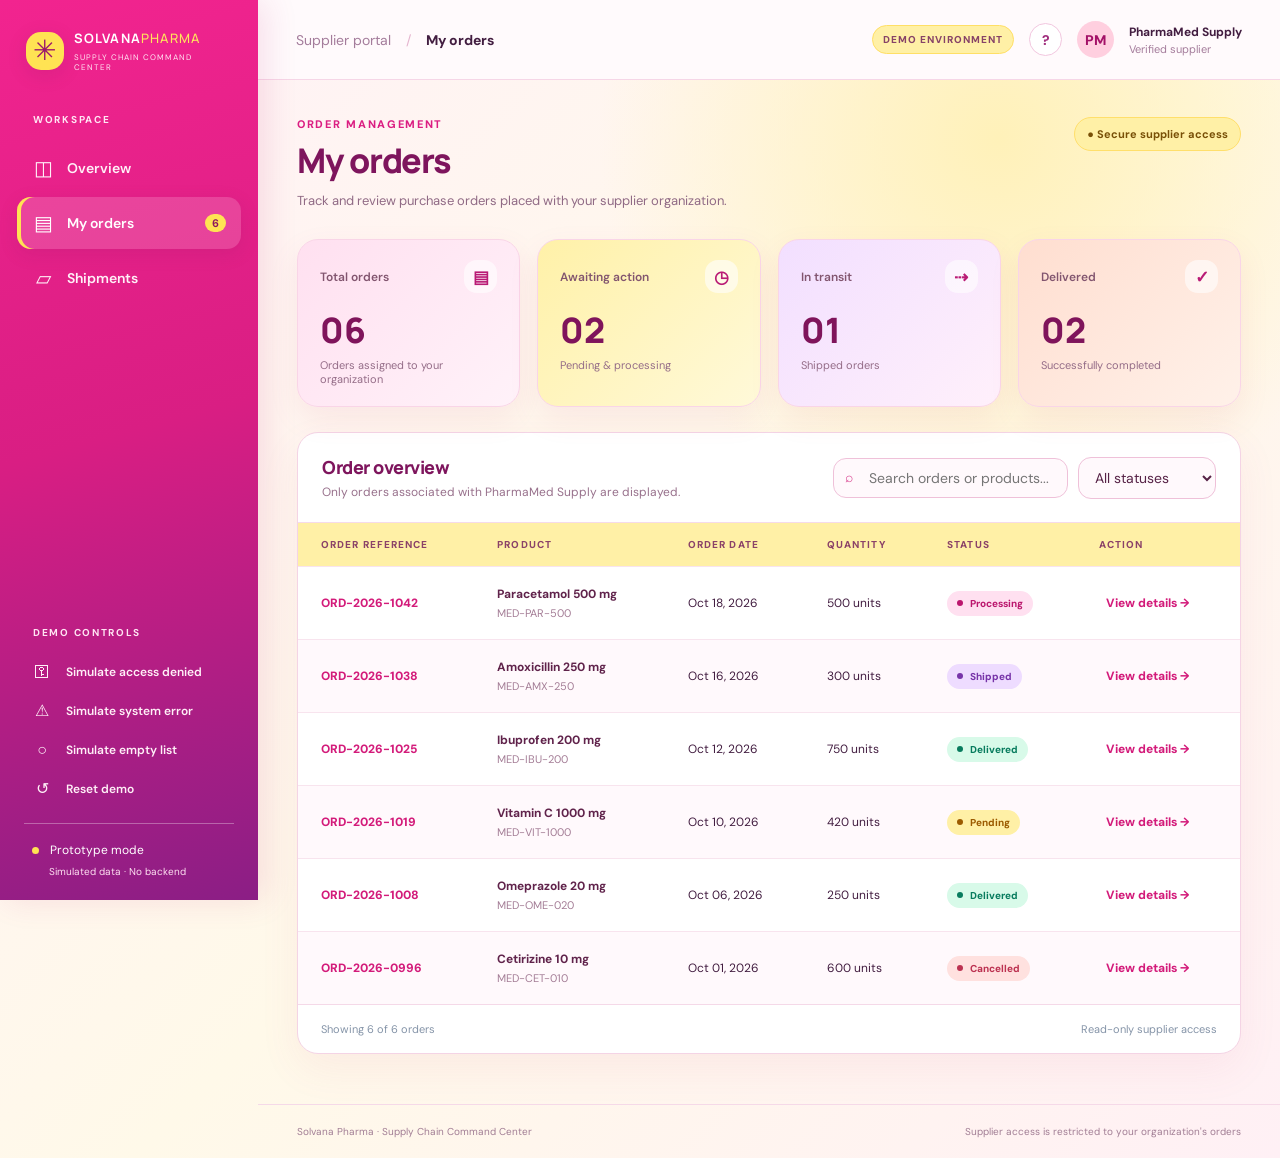
<file: Blondelle_KAWA/Solvana_ViewOrders_Prototype/index.html>
<!doctype html>
<html lang="en"><head><meta charset="UTF-8"><meta name="viewport" content="width=device-width,initial-scale=1"><title>Solvana Pharma — Supplier Portal</title><link rel="stylesheet" href="styles.css"></head>
<body>
<div class="app-shell">
<aside class="sidebar" id="sidebar">
 <div class="brand"><div class="brand-symbol">✳</div><div><strong>SOLVANA<span>PHARMA</span></strong><small>SUPPLY CHAIN COMMAND CENTER</small></div></div>
 <div class="side-caption">WORKSPACE</div>
 <nav aria-label="Main navigation"><button class="nav-item" data-nav="overview"><span>◫</span> Overview</button><button class="nav-item active" data-nav="orders"><span>▤</span> My orders <b id="sideCount">6</b></button><button class="nav-item" data-nav="shipments"><span>▱</span> Shipments</button></nav>
 <div class="sidebar-bottom"><div class="side-caption">DEMO CONTROLS</div><button class="nav-item" id="demoAccess"><span>⚿</span> Simulate access denied</button><button class="nav-item" id="demoError"><span>⚠</span> Simulate system error</button><button class="nav-item" id="demoEmpty"><span>○</span> Simulate empty list</button><button class="nav-item" id="demoReset"><span>↺</span> Reset demo</button><div class="support"><span class="support-dot"></span> Prototype mode <small>Simulated data · No backend</small></div></div>
</aside>
<div class="main-shell"><header class="topbar"><div class="top-left"><button class="mobile-menu" id="menuButton" aria-label="Open menu">☰</button><span class="crumb">Supplier portal</span><span class="slash">/</span><span id="breadcrumb">My orders</span></div><div class="top-right"><span class="environment">DEMO ENVIRONMENT</span><button class="icon-btn" id="helpButton" aria-label="Help">?</button><div class="avatar">PM</div><div class="account"><strong>PharmaMed Supply</strong><small>Verified supplier</small></div></div></header>
<main class="content" id="content" aria-live="polite"></main>
<footer>Solvana Pharma · Supply Chain Command Center <span>Supplier access is restricted to your organization's orders</span></footer></div>
</div>
<div class="toast" id="toast" role="status" aria-live="polite"></div>
<script src="app.js"></script>
</body></html>
</file>
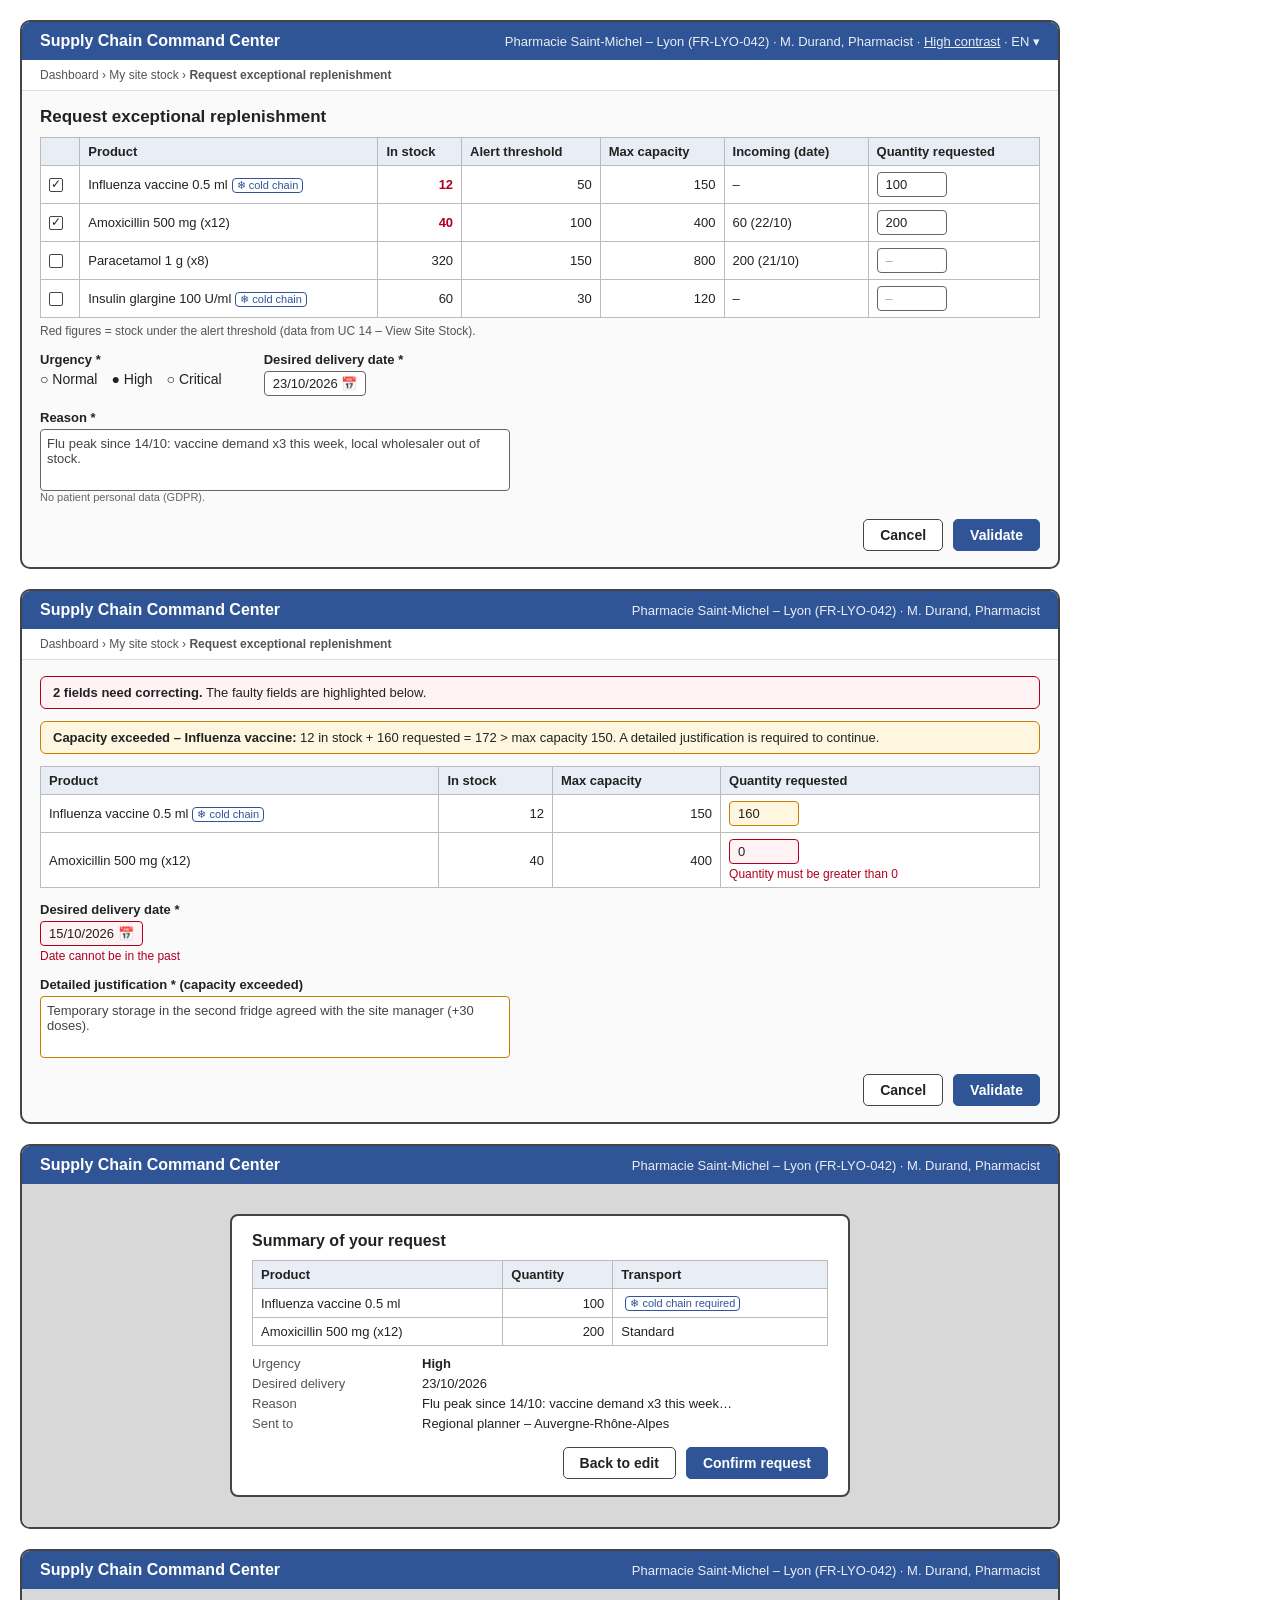
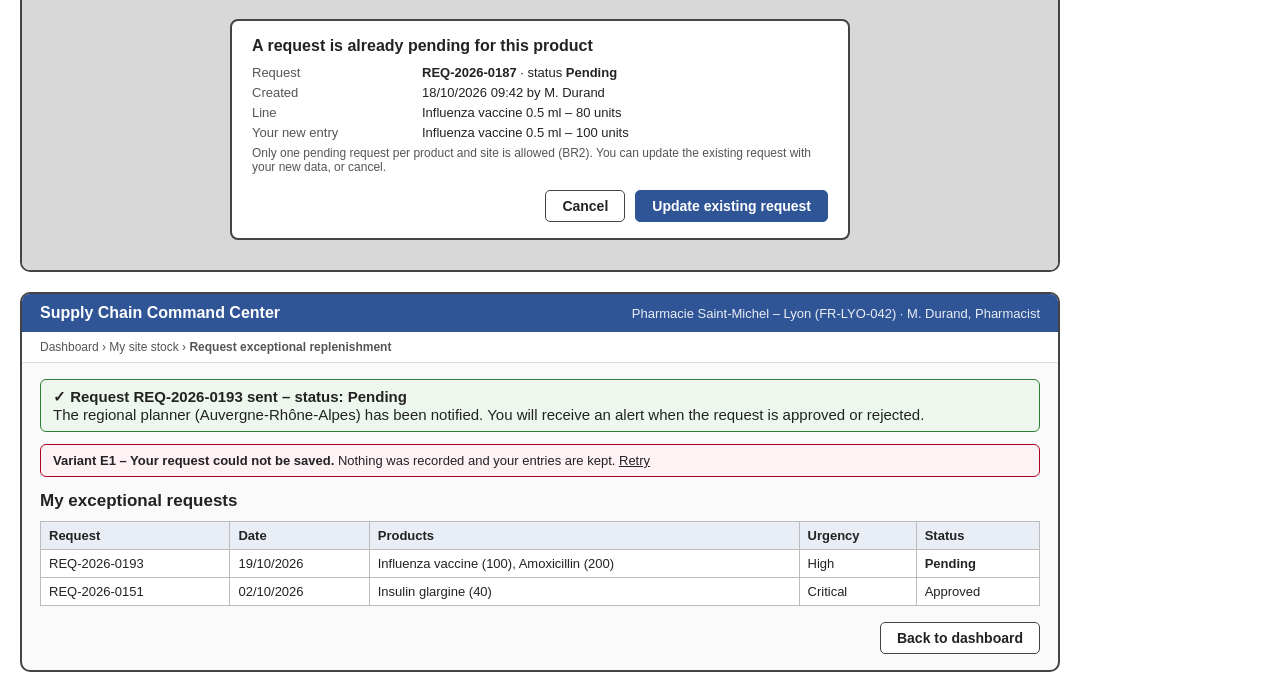
<file: UC15_diagrammes_et_IHM/hmi/hmi.html>
<!doctype html><html><head><meta charset="utf-8"><style>
*{box-sizing:border-box}body{margin:0;background:#fff;font-family:Helvetica,Arial,sans-serif;color:#222;font-size:14px}
.screen{width:1040px;border:2px solid #444;border-radius:10px;margin:20px;overflow:hidden;background:#fafafa}
.top{background:#2F5597;color:#fff;padding:10px 18px;display:flex;justify-content:space-between;align-items:center}
.top b{font-size:16px}.top span{font-size:13px;opacity:.9}
.crumb{padding:8px 18px;font-size:12px;color:#555;border-bottom:1px solid #ddd;background:#fff}
.body{padding:16px 18px}
h2{font-size:17px;margin:0 0 10px}
table{width:100%;border-collapse:collapse;background:#fff;font-size:13px}
th,td{border:1px solid #bbb;padding:6px 8px;text-align:left}th{background:#e9eef6}
td.num{text-align:right}.low{color:#b00020;font-weight:bold}
.cold{display:inline-block;border:1px solid #2F5597;color:#2F5597;border-radius:4px;font-size:11px;padding:0 4px;margin-left:4px}
.inp{display:inline-block;border:1.5px solid #666;border-radius:4px;background:#fff;padding:4px 8px;min-width:70px;font-size:13px}
.inp.err{border-color:#b00020;background:#fff2f4}
.errmsg{color:#b00020;font-size:12px;margin-top:3px}
.row{display:flex;gap:28px;margin-top:14px;align-items:flex-start}
.field label{display:block;font-weight:bold;font-size:13px;margin-bottom:4px}
.area{border:1.5px solid #666;border-radius:4px;background:#fff;height:62px;width:470px;padding:6px;font-size:13px;color:#444}
.radio{margin-right:14px}
.btns{display:flex;justify-content:flex-end;gap:10px;margin-top:16px}
.btn{border:1.5px solid #444;border-radius:5px;padding:7px 16px;background:#fff;font-weight:bold}
.btn.pri{background:#2F5597;color:#fff;border-color:#2F5597}
.banner{border:1.5px solid;border-radius:6px;padding:8px 12px;margin-bottom:12px;font-size:13px}
.warn{border-color:#c47f00;background:#fff6e0}.error{border-color:#b00020;background:#fff2f4}.ok{border-color:#2e7d32;background:#eef7ee}
.modalwrap{background:#d8d8d8;padding:30px 0;display:flex;justify-content:center}
.modal{width:620px;background:#fff;border:2px solid #444;border-radius:8px;padding:16px 20px}
.modal h3{margin:0 0 10px;font-size:16px}
.kv{display:grid;grid-template-columns:160px 1fr;gap:5px 10px;font-size:13px;margin-top:10px}
.kv div:nth-child(odd){color:#555}
.chk{display:inline-block;width:14px;height:14px;border:1.5px solid #444;border-radius:2px;vertical-align:middle;text-align:center;line-height:11px;font-size:12px}
.note{font-size:12px;color:#555;margin-top:6px}
.a11y{font-size:11px;color:#666}
</style></head><body>

<!-- S1 -->
<div class="screen" id="s1">
 <div class="top"><b>Supply Chain Command Center</b><span>Pharmacie Saint-Michel – Lyon (FR-LYO-042) · M. Durand, Pharmacist · <u>High contrast</u> · EN ▾</span></div>
 <div class="crumb">Dashboard › My site stock › <b>Request exceptional replenishment</b></div>
 <div class="body">
  <h2>Request exceptional replenishment</h2>
  <table>
   <tr><th></th><th>Product</th><th>In stock</th><th>Alert threshold</th><th>Max capacity</th><th>Incoming (date)</th><th>Quantity requested</th></tr>
   <tr><td><span class="chk">✓</span></td><td>Influenza vaccine 0.5 ml<span class="cold">❄ cold chain</span></td><td class="num low">12</td><td class="num">50</td><td class="num">150</td><td>–</td><td><span class="inp">100</span></td></tr>
   <tr><td><span class="chk">✓</span></td><td>Amoxicillin 500 mg (x12)</td><td class="num low">40</td><td class="num">100</td><td class="num">400</td><td>60 (22/10)</td><td><span class="inp">200</span></td></tr>
   <tr><td><span class="chk"></span></td><td>Paracetamol 1 g (x8)</td><td class="num">320</td><td class="num">150</td><td class="num">800</td><td>200 (21/10)</td><td><span class="inp" style="color:#aaa">–</span></td></tr>
   <tr><td><span class="chk"></span></td><td>Insulin glargine 100 U/ml<span class="cold">❄ cold chain</span></td><td class="num">60</td><td class="num">30</td><td class="num">120</td><td>–</td><td><span class="inp" style="color:#aaa">–</span></td></tr>
  </table>
  <div class="note">Red figures = stock under the alert threshold (data from UC 14 – View Site Stock).</div>
  <div class="row">
   <div class="field"><label>Urgency *</label><span class="radio">○ Normal</span><span class="radio">● High</span><span class="radio">○ Critical</span></div>
   <div class="field"><label>Desired delivery date *</label><span class="inp">23/10/2026 📅</span></div>
  </div>
  <div class="row"><div class="field"><label>Reason *</label><div class="area">Flu peak since 14/10: vaccine demand x3 this week, local wholesaler out of stock.</div><div class="a11y">No patient personal data (GDPR).</div></div></div>
  <div class="btns"><span class="btn">Cancel</span><span class="btn pri">Validate</span></div>
 </div>
</div>

<!-- S2 -->
<div class="screen" id="s2">
 <div class="top"><b>Supply Chain Command Center</b><span>Pharmacie Saint-Michel – Lyon (FR-LYO-042) · M. Durand, Pharmacist</span></div>
 <div class="crumb">Dashboard › My site stock › <b>Request exceptional replenishment</b></div>
 <div class="body">
  <div class="banner error"><b>2 fields need correcting.</b> The faulty fields are highlighted below.</div>
  <div class="banner warn"><b>Capacity exceeded – Influenza vaccine:</b> 12 in stock + 160 requested = 172 &gt; max capacity 150. A detailed justification is required to continue.</div>
  <table>
   <tr><th>Product</th><th>In stock</th><th>Max capacity</th><th>Quantity requested</th></tr>
   <tr><td>Influenza vaccine 0.5 ml<span class="cold">❄ cold chain</span></td><td class="num">12</td><td class="num">150</td><td><span class="inp" style="border-color:#c47f00;background:#fff6e0">160</span></td></tr>
   <tr><td>Amoxicillin 500 mg (x12)</td><td class="num">40</td><td class="num">400</td><td><span class="inp err">0</span><div class="errmsg">Quantity must be greater than 0</div></td></tr>
  </table>
  <div class="row">
   <div class="field"><label>Desired delivery date *</label><span class="inp err">15/10/2026 📅</span><div class="errmsg">Date cannot be in the past</div></div>
  </div>
  <div class="row"><div class="field"><label>Detailed justification * (capacity exceeded)</label><div class="area" style="border-color:#c47f00">Temporary storage in the second fridge agreed with the site manager (+30 doses).</div></div></div>
  <div class="btns"><span class="btn">Cancel</span><span class="btn pri">Validate</span></div>
 </div>
</div>

<!-- S3 -->
<div class="screen" id="s3">
 <div class="top"><b>Supply Chain Command Center</b><span>Pharmacie Saint-Michel – Lyon (FR-LYO-042) · M. Durand, Pharmacist</span></div>
 <div class="modalwrap"><div class="modal">
  <h3>Summary of your request</h3>
  <table>
   <tr><th>Product</th><th>Quantity</th><th>Transport</th></tr>
   <tr><td>Influenza vaccine 0.5 ml</td><td class="num">100</td><td><span class="cold">❄ cold chain required</span></td></tr>
   <tr><td>Amoxicillin 500 mg (x12)</td><td class="num">200</td><td>Standard</td></tr>
  </table>
  <div class="kv"><div>Urgency</div><div><b>High</b></div><div>Desired delivery</div><div>23/10/2026</div><div>Reason</div><div>Flu peak since 14/10: vaccine demand x3 this week…</div><div>Sent to</div><div>Regional planner – Auvergne-Rhône-Alpes</div></div>
  <div class="btns"><span class="btn">Back to edit</span><span class="btn pri">Confirm request</span></div>
 </div></div>
</div>

<!-- S4 -->
<div class="screen" id="s4">
 <div class="top"><b>Supply Chain Command Center</b><span>Pharmacie Saint-Michel – Lyon (FR-LYO-042) · M. Durand, Pharmacist</span></div>
 <div class="modalwrap"><div class="modal">
  <h3>A request is already pending for this product</h3>
  <div class="kv"><div>Request</div><div><b>REQ-2026-0187</b> · status <b>Pending</b></div><div>Created</div><div>18/10/2026 09:42 by M. Durand</div><div>Line</div><div>Influenza vaccine 0.5 ml – 80 units</div><div>Your new entry</div><div>Influenza vaccine 0.5 ml – 100 units</div></div>
  <div class="note">Only one pending request per product and site is allowed (BR2). You can update the existing request with your new data, or cancel.</div>
  <div class="btns"><span class="btn">Cancel</span><span class="btn pri">Update existing request</span></div>
 </div></div>
</div>

<!-- S5 -->
<div class="screen" id="s5">
 <div class="top"><b>Supply Chain Command Center</b><span>Pharmacie Saint-Michel – Lyon (FR-LYO-042) · M. Durand, Pharmacist</span></div>
 <div class="crumb">Dashboard › My site stock › <b>Request exceptional replenishment</b></div>
 <div class="body">
  <div class="banner ok" style="font-size:15px"><b>✓ Request REQ-2026-0193 sent – status: Pending</b><br>The regional planner (Auvergne-Rhône-Alpes) has been notified. You will receive an alert when the request is approved or rejected.</div>
  <div class="banner error"><b>Variant E1 – Your request could not be saved.</b> Nothing was recorded and your entries are kept. <u>Retry</u></div>
  <h2 style="margin-top:14px">My exceptional requests</h2>
  <table>
   <tr><th>Request</th><th>Date</th><th>Products</th><th>Urgency</th><th>Status</th></tr>
   <tr><td>REQ-2026-0193</td><td>19/10/2026</td><td>Influenza vaccine (100), Amoxicillin (200)</td><td>High</td><td><b>Pending</b></td></tr>
   <tr><td>REQ-2026-0151</td><td>02/10/2026</td><td>Insulin glargine (40)</td><td>Critical</td><td>Approved</td></tr>
  </table>
  <div class="btns"><span class="btn">Back to dashboard</span></div>
 </div>
</div>
</body></html>
</file>
<file: Blondelle_KAWA/Solvana_ViewOrders_Prototype/styles.css>
@import url('https://fonts.googleapis.com/css2?family=DM+Sans:wght@400;500;600;700&family=Manrope:wght@400;500;600;700;800&display=swap');
:root{--navy:#10213d;--navy2:#172b4b;--ink:#192940;--muted:#75849a;--line:#e7edf4;--blue:#2463df;--pale:#f5f8fc;--white:#fff;--green:#148568;--orange:#a96713;--red:#c33c4b}*{box-sizing:border-box}body{margin:0;background:var(--pale);color:var(--ink);font-family:'DM Sans',Arial,sans-serif;font-size:14px}button,input,select{font:inherit}button{cursor:pointer}.app-shell{display:flex;min-height:100vh}.sidebar{width:258px;flex-shrink:0;background:var(--navy);color:#d7e3f2;min-height:100vh;display:flex;flex-direction:column;padding:29px 17px 22px;position:sticky;top:0;height:100vh}.brand{display:flex;gap:10px;align-items:center;padding:0 9px 41px}.brand-symbol{height:38px;width:38px;display:grid;place-items:center;border-radius:11px;background:#2b69d8;color:white;font-size:28px}.brand strong{font-family:Manrope,sans-serif;letter-spacing:1.2px;font-size:13px;color:#fff}.brand strong span{font-weight:500;color:#83c6ef}.brand small{display:block;font-size:8px;letter-spacing:1.05px;margin-top:5px;color:#90a3bf}.side-caption{font-size:10px;letter-spacing:1.7px;color:#8197b6;font-weight:700;padding:0 16px;margin:0 0 13px}.nav-item{display:flex;align-items:center;width:100%;gap:13px;text-align:left;border:0;background:transparent;color:#aebed5;padding:13px 15px;border-radius:9px;margin:3px 0;font-weight:600}.nav-item span{font-size:20px;width:22px;text-align:center;font-weight:400}.nav-item:hover,.nav-item.active{background:#233d64;color:white}.nav-item.active{box-shadow:inset 3px 0 #69a8ff}.nav-item b{margin-left:auto;border-radius:6px;background:#365276;color:#dbeaff;padding:2px 7px;font-size:11px}.sidebar-bottom{margin-top:auto}.sidebar-bottom .nav-item{font-size:12px;padding:9px 14px;margin:0}.sidebar-bottom .nav-item span{font-size:16px}.support{border-top:1px solid #2d415d;margin:15px 7px 0;padding:18px 8px 0;font-size:12px;color:#c3d3e7}.support-dot{display:inline-block;width:7px;height:7px;border-radius:50%;background:#4dd4a2;margin-right:8px}.support small{display:block;color:#8ea3be;margin:7px 0 0 17px}.main-shell{flex:1;min-width:0;display:flex;flex-direction:column}.topbar{height:80px;background:#fff;border-bottom:1px solid var(--line);display:flex;align-items:center;justify-content:space-between;padding:0 38px}.top-left,.top-right{display:flex;align-items:center;gap:15px}.crumb{color:#8a98ac}.slash{color:#c8d1dc}.top-left #breadcrumb{font-weight:700}.environment{color:#5877a6;background:#edf4ff;border:1px solid #dce8ff;padding:7px 10px;font-size:10px;letter-spacing:1px;font-weight:800;border-radius:6px}.icon-btn{height:33px;width:33px;border:1px solid var(--line);border-radius:50%;background:white;color:#5c6e88;font-weight:800}.avatar{width:37px;height:37px;border-radius:50%;background:#dce8ff;color:#2454a1;display:grid;place-items:center;font-weight:800}.account{display:flex;flex-direction:column;gap:2px}.account strong{font-size:12px}.account small{font-size:11px;color:#8291a7}.content{padding:37px 39px 50px;max-width:1510px;width:100%;margin:0 auto;flex:1}.eyebrow{color:var(--blue);font-size:11px;font-weight:800;letter-spacing:1.7px;text-transform:uppercase;margin-bottom:9px}.page-head{display:flex;align-items:flex-start;justify-content:space-between;gap:20px;margin-bottom:28px}h1,h2,h3,p{margin-top:0}h1{font:800 29px/1.2 Manrope,Arial,sans-serif;letter-spacing:-1.1px;margin-bottom:9px}h2{font:800 18px Manrope,sans-serif;letter-spacing:-.5px}h3{font-size:13px;letter-spacing:.2px}.subtitle{color:var(--muted);font-size:13px;line-height:1.65;margin:0}.pill-soft{background:#e8f7f1;color:#147957;padding:9px 12px;border-radius:7px;font-size:11px;font-weight:700;white-space:nowrap}.metrics{display:grid;grid-template-columns:repeat(4,minmax(0,1fr));gap:17px;margin-bottom:25px}.metric{background:#fff;border:1px solid var(--line);border-radius:12px;padding:20px 22px;box-shadow:0 4px 20px #233a5b05}.metric-top{display:flex;justify-content:space-between;align-items:center;color:#72829a;font-size:12px;font-weight:600}.metric-icon{background:#eef4ff;color:#3567c8;border-radius:8px;width:33px;height:33px;display:grid;place-items:center;font-size:17px}.metric-value{font:800 29px Manrope,sans-serif;margin:13px 0 4px}.metric-foot{font-size:11px;color:#8a98ac}.card{background:white;border:1px solid var(--line);border-radius:12px;box-shadow:0 6px 25px #1a365006;overflow:hidden}.card-head{padding:22px 24px;border-bottom:1px solid var(--line);display:flex;justify-content:space-between;align-items:center;gap:12px}.card-head h2{margin:0}.card-head p{margin:5px 0 0;color:var(--muted);font-size:12px}.toolbar{display:flex;gap:10px;align-items:center;flex-wrap:wrap}.search-wrap{position:relative}.search-wrap span{position:absolute;left:12px;top:10px;color:#8e9eb2}.search-wrap input{padding:10px 13px 10px 35px;width:235px;border:1px solid #dce5ef;border-radius:7px;outline:none;color:var(--ink)}.search-wrap input:focus,select:focus{border-color:#6d9ef5;box-shadow:0 0 0 3px #dfeaff}select{padding:10px 30px 10px 12px;border:1px solid #dce5ef;border-radius:7px;background:white;color:#4c5d73}.table-scroll{overflow-x:auto}table{width:100%;border-collapse:collapse;text-align:left}thead{background:#f8fafc}th{font-size:10px;color:#8391a5;text-transform:uppercase;letter-spacing:1.1px;font-weight:800;padding:15px 23px;white-space:nowrap}td{padding:19px 23px;border-top:1px solid #edf1f6;white-space:nowrap;font-size:12px}tbody tr:hover{background:#fafcff}.order-id{color:#285cc7;font-weight:800}.product-name{font-weight:700;color:#26384f}.subcell{display:block;font-size:11px;color:#91a0b1;margin-top:4px}.status{display:inline-flex;align-items:center;gap:7px;border-radius:20px;padding:6px 10px;font-size:10px;font-weight:800}.status:before{content:'';width:6px;height:6px;border-radius:50%;background:currentColor}.status.delivered{background:#e8f7f1;color:#148568}.status.processing{background:#eaf1ff;color:#346ac9}.status.pending{background:#fff4df;color:#a86a12}.status.shipped{background:#eef0fc;color:#5a62b7}.status.cancelled{background:#ffebed;color:#bf4554}.action-link{border:0;background:transparent;color:#2865cf;font-size:12px;font-weight:800;padding:7px}.action-link:hover{text-decoration:underline}.table-bottom{padding:17px 23px;border-top:1px solid var(--line);display:flex;justify-content:space-between;color:#8594a8;font-size:11px}.button{border:1px solid #dce5ef;border-radius:8px;padding:11px 15px;background:#fff;color:#33465f;font-weight:800;font-size:12px;display:inline-flex;gap:8px;align-items:center}.button:hover{background:#f5f8fc}.button.primary{background:var(--blue);border-color:var(--blue);color:white}.button.primary:hover{background:#1b54c5}.detail-grid{display:grid;grid-template-columns:minmax(0,1.7fr) minmax(255px,1fr);gap:20px}.detail-card{padding:24px}.detail-top{display:flex;align-items:center;justify-content:space-between;margin-bottom:20px}.detail-top h2{margin:0}.kv-grid{display:grid;grid-template-columns:1fr 1fr;gap:22px 30px}.key{font-size:11px;color:#8594a7;margin-bottom:7px}.value{font-size:13px;font-weight:800}.divider{height:1px;background:var(--line);margin:24px 0}.summary-row{display:flex;justify-content:space-between;gap:12px;padding:10px 0;font-size:12px}.summary-row span:first-child{color:#8090a4}.summary-row strong{font-weight:800}.timeline{display:flex;flex-direction:column;gap:23px;margin:20px 0 5px}.timeline-item{display:flex;gap:12px}.timeline-dot{width:11px;height:11px;border-radius:50%;background:#3a75dd;box-shadow:0 0 0 4px #e7f0ff;flex-shrink:0;margin-top:3px}.timeline-item.muted .timeline-dot{background:#c9d4e1;box-shadow:0 0 0 4px #f2f5f9}.timeline-item strong{display:block;font-size:12px}.timeline-item small{display:block;margin-top:5px;color:#8a98aa;font-size:11px}.back{margin-bottom:24px}.notice{display:flex;gap:11px;background:#eff6ff;color:#365b8f;border:1px solid #dceafe;border-radius:9px;padding:15px 18px;margin-top:21px;font-size:12px;line-height:1.7}.state-card{text-align:center;padding:68px 24px;max-width:660px;margin:55px auto}.state-icon{font-size:37px;width:75px;height:75px;display:grid;place-items:center;border-radius:20px;background:#edf3ff;margin:0 auto 20px;color:#3e6bc4}.state-card h2{font-size:22px;margin-bottom:10px}.state-card p{color:#7c8ca1;line-height:1.7;max-width:430px;margin:0 auto 24px}.toast{position:fixed;right:24px;bottom:24px;background:#1c3355;color:white;border-radius:10px;padding:13px 18px;box-shadow:0 10px 40px #10213d44;opacity:0;transform:translateY(15px);transition:.2s;pointer-events:none;z-index:10}.toast.show{opacity:1;transform:translateY(0)}footer{display:flex;justify-content:space-between;gap:20px;border-top:1px solid var(--line);padding:20px 39px;color:#9ba7b6;font-size:10px}.mobile-menu{display:none;background:none;border:0;font-size:22px}.empty-inline{text-align:center;padding:60px;color:#8292a6}.empty-inline strong{display:block;color:#273951;font-size:16px;margin:12px}.overlay{display:none}
@media(max-width:1150px){.metrics{grid-template-columns:repeat(2,1fr)}.card-head{align-items:flex-start;flex-direction:column}.topbar{padding:0 24px}.content{padding:30px 25px}.detail-grid{grid-template-columns:1fr}}
@media(max-width:760px){.sidebar{position:fixed;z-index:8;transform:translateX(-100%);transition:transform .25s}.sidebar.open{transform:translateX(0)}.mobile-menu{display:block}.topbar{height:68px;padding:0 17px}.environment,.account,.icon-btn{display:none}.content{padding:25px 15px}.page-head{flex-direction:column}.metrics{gap:10px}.metric{padding:15px}.metric-value{font-size:24px}.card-head{padding:17px}.toolbar,.search-wrap,.search-wrap input{width:100%}.toolbar select{width:100%}h1{font-size:25px}.kv-grid{gap:18px}.detail-card{padding:18px}footer{padding:16px;flex-direction:column}.overlay.open{display:block;position:fixed;inset:0;background:#07142777;z-index:7}}
@media(max-width:420px){.metrics{grid-template-columns:1fr 1fr}.metric-top{font-size:10px}.metric-icon{width:26px;height:26px}.metric{padding:12px}.metric-value{font-size:22px}.kv-grid{grid-template-columns:1fr}}

/* SOLVANA BLOOM — vibrant pink, sunshine yellow and coral redesign */
:root{--navy:#64114e;--navy2:#8b175f;--ink:#421d40;--muted:#8d6482;--line:#f5d9e8;--blue:#d91e83;--pale:#fff6fb;--white:#fff;--green:#008c70;--orange:#9a5900;--red:#c52c5e}
body{background:radial-gradient(circle at 78% 12%,#fff1b9 0,transparent 28%),linear-gradient(135deg,#fff1f8 0%,#fff9e9 53%,#fff0f5 100%);color:var(--ink)}
.sidebar{background:linear-gradient(165deg,#f2248f 0%,#d91e83 48%,#8b1e85 100%);color:white;box-shadow:8px 0 30px #bc277220}
.brand-symbol{background:#ffe353;color:#9c176c;box-shadow:0 5px 20px #65164c22;border-radius:15px}
.brand strong span{color:#ffe45c}.brand small,.side-caption{color:#ffe5f3}.nav-item{color:#fff0f7;border-radius:14px}.nav-item:hover,.nav-item.active{background:#ffffff28;color:white}.nav-item.active{box-shadow:inset 4px 0 #ffe353,0 5px 18px #8b175f28}.nav-item b{background:#ffe353;color:#8d165e;border-radius:10px}.support{border-color:#ffffff50;color:white}.support small{color:#ffe2f2}.support-dot{background:#ffe353}
.topbar{background:#fffafc;border-color:#f6d6e7}.crumb{color:#a47c9b}.slash{color:#e5b5cf}.environment{background:#fff0a6;color:#874367;border:1px solid #ffdf66;border-radius:30px}.icon-btn{border-color:#f2c6df;color:#a02d7d}.avatar{background:#ffcfdf;color:#a31167}.account small{color:#a47c9b}
.content{max-width:1550px}.eyebrow{color:#db1e82}.page-head h1{font-size:34px;color:#7e155d}.subtitle{color:#906a85}.pill-soft{background:#fff0a6;color:#795007;border-radius:30px;border:1px solid #ffdf6b}
.metric{border:1px solid #f9d5e7;border-radius:21px;box-shadow:0 12px 30px #cf508318;position:relative;overflow:hidden;transition:transform .2s,box-shadow .2s}.metric:hover{transform:translateY(-4px);box-shadow:0 18px 38px #cf50832b}.metric:nth-child(1){background:linear-gradient(135deg,#ffe0f0,#fff2f9)}.metric:nth-child(2){background:linear-gradient(135deg,#fff1a8,#fff9d9)}.metric:nth-child(3){background:linear-gradient(135deg,#f2dfff,#fff0fb)}.metric:nth-child(4){background:linear-gradient(135deg,#ffded0,#fff1e9)}.metric-top{color:#82556f}.metric-icon{background:#fff9;color:#b91b75;border-radius:13px}.metric-value{color:#7f145b;font-size:35px}.metric-foot{color:#956d88}
.card{border-color:#f4d4e5;border-radius:21px;box-shadow:0 15px 40px #cf508313}.card-head{border-color:#f6dbe9}.card-head h2,.detail-top h2{color:#7e155d}.card-head p{color:#98718c}
.search-wrap input,select{border:1.5px solid #efc1d9;border-radius:13px;background:#fff9fc;color:#572347}.search-wrap input:focus,select:focus{border-color:#f2248f;box-shadow:0 0 0 4px #ffdbed}.search-wrap span{color:#d53688}
thead{background:#fff0a6}th{color:#8b4268}td{border-color:#f8e4ee}tbody tr:nth-child(even){background:#fff9fc}tbody tr:hover{background:#fff0f8}.order-id,.action-link{color:#d31b7a}.product-name{color:#60234b}.subcell{color:#a47d96}
.status.delivered{background:#d8fae9;color:#087c5e}.status.processing{background:#ffe0f0;color:#bb176e}.status.pending{background:#fff0a6;color:#9c5b00}.status.shipped{background:#eedcff;color:#7734a9}.status.cancelled{background:#ffe1df;color:#bc3251}
.button{border-color:#f2c2da;border-radius:13px;color:#8a2868}.button:hover{background:#fff0f8}.button.primary{background:linear-gradient(110deg,#f2248f,#d31a7b);border-color:#e52a8c;box-shadow:0 8px 18px #f2248f3d}.button.primary:hover{background:#bc176f}
.detail-card{background:#fff}.key,.summary-row span:first-child{color:#956f8a}.divider{background:#f6dbe9}.timeline-dot{background:#f2248f;box-shadow:0 0 0 4px #ffe0f0}.timeline-item.muted .timeline-dot{background:#dfb6d0;box-shadow:0 0 0 4px #fff0f8}.notice{background:#fff3c9;color:#885b32;border-color:#ffe391;border-radius:15px}.state-icon{background:#ffe0f0;color:#d21b7c;border-radius:23px}.state-card p{color:#97718c}.toast{background:#8a155f;border:1px solid #f8a7d1;border-radius:16px}.empty-inline{color:#956f8a}footer{color:#a17d94}
@media(max-width:760px){.sidebar{box-shadow:12px 0 30px #8b175f3b}.page-head h1{font-size:29px}}
</file>
